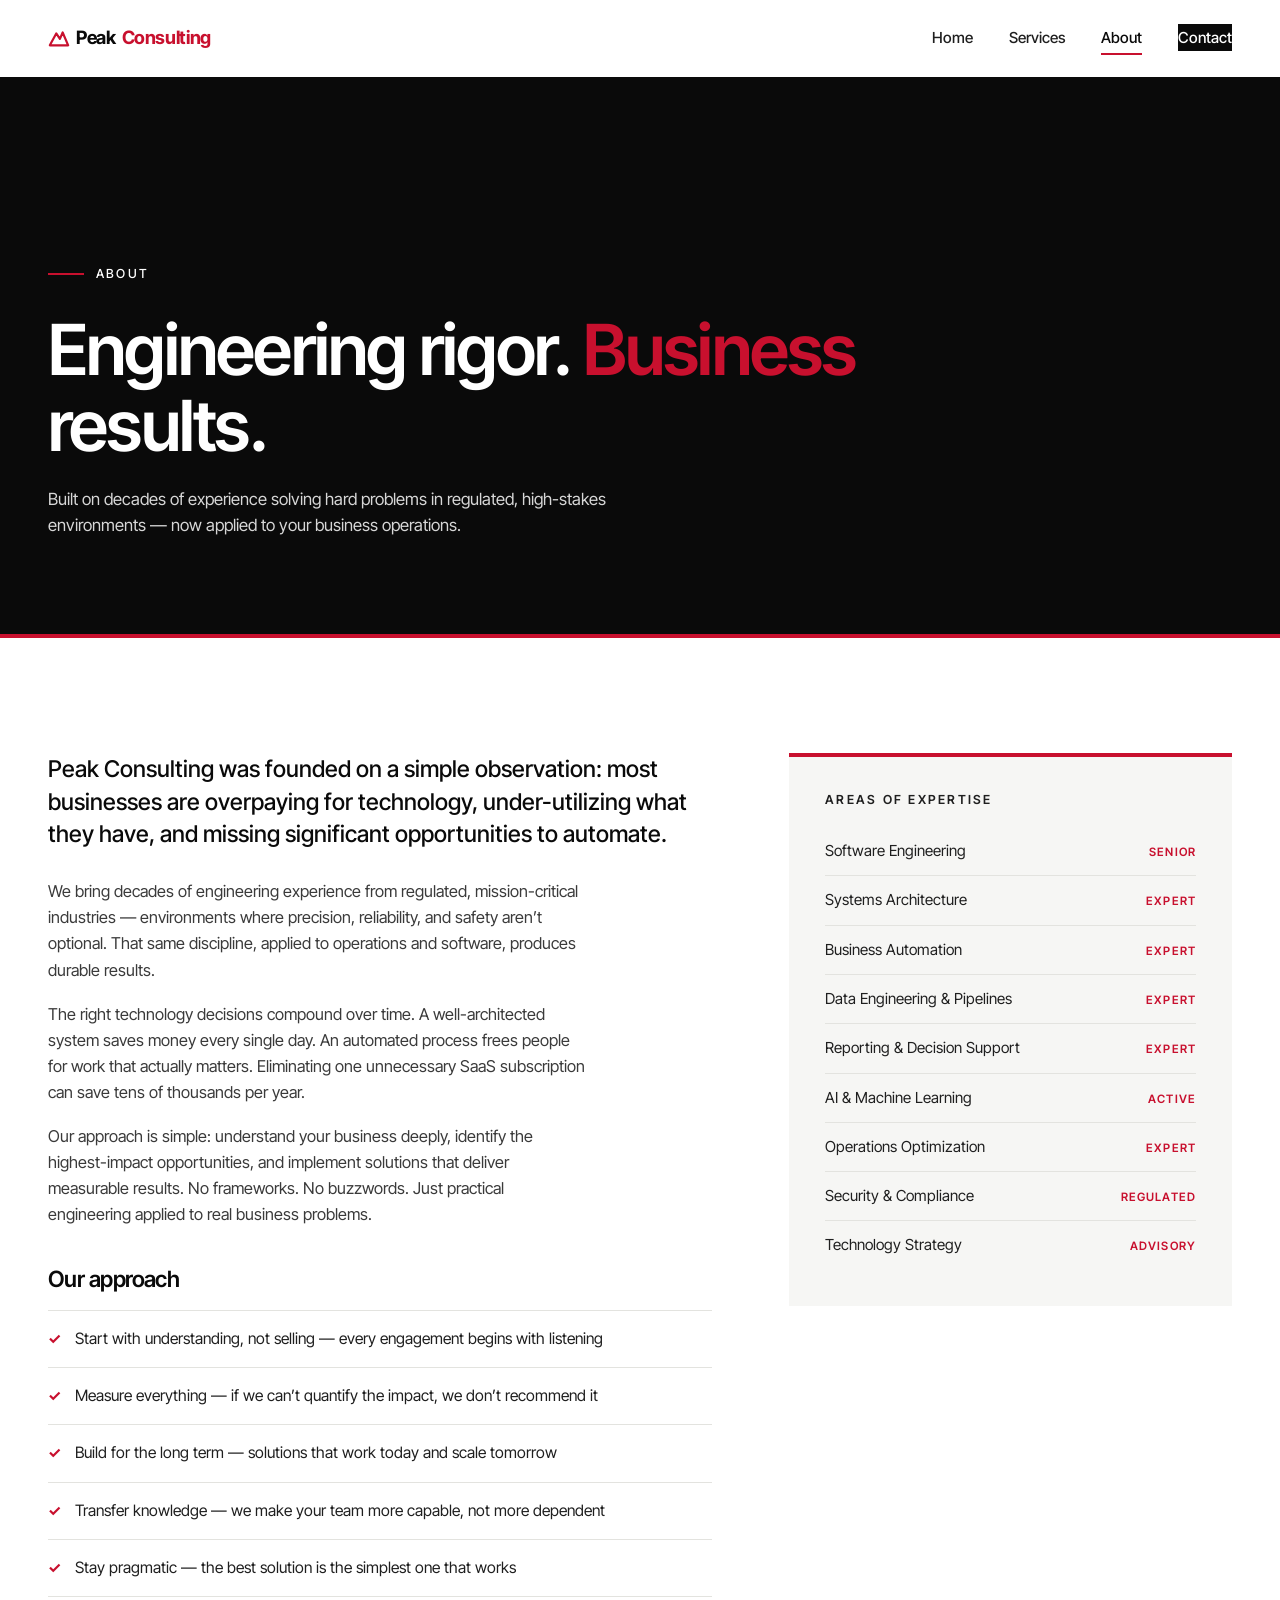
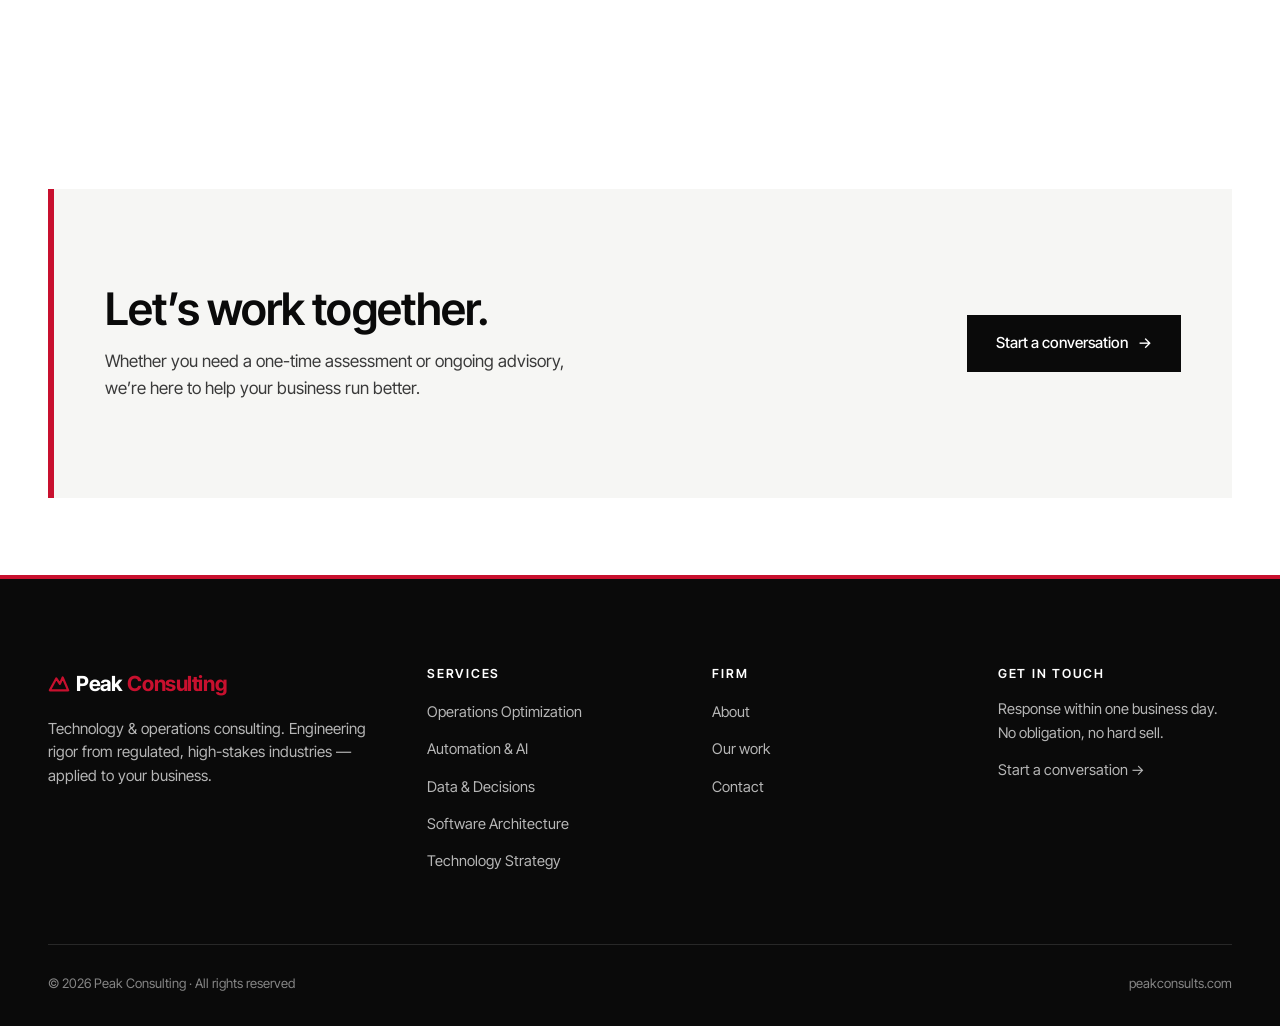
<file: about.html>
<!DOCTYPE html>
<html lang="en">
<head>
  <meta charset="UTF-8">
  <meta name="viewport" content="width=device-width, initial-scale=1.0">
  <title>About | Peak Consulting</title>
  <meta name="description" content="Decades of engineering experience in regulated, mission-critical industries — now helping businesses optimize operations through technology and automation.">
  <meta property="og:title" content="About | Peak Consulting">
  <meta property="og:description" content="Engineering rigor from regulated industries, applied to your business.">
  <meta property="og:type" content="website">
  <meta property="og:url" content="https://www.peakconsults.com/about.html">
  <link rel="canonical" href="https://www.peakconsults.com/about.html">
  <link rel="icon" href="favicon.svg" type="image/svg+xml">
  <link rel="apple-touch-icon" href="favicon.svg">
  <meta name="theme-color" content="#0a0a0a">
  <link rel="preconnect" href="https://fonts.googleapis.com">
  <link rel="preconnect" href="https://fonts.gstatic.com" crossorigin>
  <link href="https://fonts.googleapis.com/css2?family=Inter+Tight:wght@400;500;600;700&family=Inter:wght@400;500;600;700&display=swap" rel="stylesheet">
  <link rel="stylesheet" href="css/style.css">
</head>
<body>

  <a class="skip-link" href="#main">Skip to content</a>

  <header class="site-header">
    <nav class="nav-inner" aria-label="Primary">
      <a href="index.html" class="logo">
        <svg class="mark" viewBox="0 0 24 24" aria-hidden="true" xmlns="http://www.w3.org/2000/svg"><path d="M2 20 L9 7 L13 13 L16 6 L22 20 Z" fill="none" stroke="#c8102e" stroke-width="2.4" stroke-linejoin="round" stroke-linecap="round"/></svg>Peak<span>Consulting</span>
      </a>
      <ul class="nav-links" id="primary-nav">
        <li><a href="index.html">Home</a></li>
        <li><a href="services.html">Services</a></li>
        <li><a href="about.html" class="active">About</a></li>
        <li><a href="contact.html" class="nav-cta">Contact</a></li>
      </ul>
      <button class="menu-toggle" aria-label="Toggle navigation" aria-expanded="false" aria-controls="primary-nav">
        <span></span><span></span><span></span>
      </button>
    </nav>
  </header>

  <main id="main">

    <section class="page-hero">
      <div class="container">
        <p class="hero-eyebrow">About</p>
        <h1>Engineering rigor. <em>Business</em> results.</h1>
        <p class="lede">Built on decades of experience solving hard problems in regulated, high-stakes environments &mdash; now applied to your business operations.</p>
      </div>
    </section>

    <section class="section">
      <div class="container">
        <div class="about-grid">
          <div class="about-text">
            <p>Peak Consulting was founded on a simple observation: most businesses are overpaying for technology, under-utilizing what they have, and missing significant opportunities to automate.</p>

            <p>We bring decades of engineering experience from regulated, mission-critical industries &mdash; environments where precision, reliability, and safety aren&rsquo;t optional. That same discipline, applied to operations and software, produces durable results.</p>

            <p>The right technology decisions compound over time. A well-architected system saves money every single day. An automated process frees people for work that actually matters. Eliminating one unnecessary SaaS subscription can save tens of thousands per year.</p>

            <p>Our approach is simple: understand your business deeply, identify the highest-impact opportunities, and implement solutions that deliver measurable results. No frameworks. No buzzwords. Just practical engineering applied to real business problems.</p>

            <h3>Our approach</h3>
            <ul class="approach-list">
              <li><span class="check" aria-hidden="true">&#10003;</span> Start with understanding, not selling &mdash; every engagement begins with listening</li>
              <li><span class="check" aria-hidden="true">&#10003;</span> Measure everything &mdash; if we can&rsquo;t quantify the impact, we don&rsquo;t recommend it</li>
              <li><span class="check" aria-hidden="true">&#10003;</span> Build for the long term &mdash; solutions that work today and scale tomorrow</li>
              <li><span class="check" aria-hidden="true">&#10003;</span> Transfer knowledge &mdash; we make your team more capable, not more dependent</li>
              <li><span class="check" aria-hidden="true">&#10003;</span> Stay pragmatic &mdash; the best solution is the simplest one that works</li>
            </ul>
          </div>

          <aside class="about-sidebar">
            <h3>Areas of expertise</h3>
            <ul class="expertise-list">
              <li>Software Engineering <span class="expertise-tag">Senior</span></li>
              <li>Systems Architecture <span class="expertise-tag">Expert</span></li>
              <li>Business Automation <span class="expertise-tag">Expert</span></li>
              <li>Data Engineering &amp; Pipelines <span class="expertise-tag">Expert</span></li>
              <li>Reporting &amp; Decision Support <span class="expertise-tag">Expert</span></li>
              <li>AI &amp; Machine Learning <span class="expertise-tag">Active</span></li>
              <li>Operations Optimization <span class="expertise-tag">Expert</span></li>
              <li>Security &amp; Compliance <span class="expertise-tag">Regulated</span></li>
              <li>Technology Strategy <span class="expertise-tag">Advisory</span></li>
            </ul>
          </aside>
        </div>
      </div>
    </section>

    <section class="section-tight">
      <div class="container">
        <div class="cta-panel">
          <div>
            <h2>Let&rsquo;s work together.</h2>
            <p>Whether you need a one-time assessment or ongoing advisory, we&rsquo;re here to help your business run better.</p>
          </div>
          <div class="actions">
            <a href="contact.html" class="btn btn-dark">Start a conversation <span class="arrow" aria-hidden="true">&rarr;</span></a>
          </div>
        </div>
      </div>
    </section>

  </main>

  <footer class="site-footer">
    <div class="container">
      <div class="footer-top">
        <div class="footer-brand">
          <a href="index.html" class="logo">
            <svg class="mark" viewBox="0 0 24 24" aria-hidden="true" xmlns="http://www.w3.org/2000/svg"><path d="M2 20 L9 7 L13 13 L16 6 L22 20 Z" fill="none" stroke="#c8102e" stroke-width="2.4" stroke-linejoin="round" stroke-linecap="round"/></svg>Peak<span>Consulting</span>
          </a>
          <p>Technology &amp; operations consulting. Engineering rigor from regulated, high-stakes industries &mdash; applied to your business.</p>
        </div>
        <div class="footer-col">
          <h4>Services</h4>
          <ul>
            <li><a href="services.html#operations">Operations Optimization</a></li>
            <li><a href="services.html#automation">Automation &amp; AI</a></li>
            <li><a href="services.html#decide">Data &amp; Decisions</a></li>
            <li><a href="services.html#architecture">Software Architecture</a></li>
            <li><a href="services.html#strategy">Technology Strategy</a></li>
          </ul>
        </div>
        <div class="footer-col">
          <h4>Firm</h4>
          <ul>
            <li><a href="about.html">About</a></li>
            <li><a href="services.html">Our work</a></li>
            <li><a href="contact.html">Contact</a></li>
          </ul>
        </div>
        <div class="footer-col">
          <h4>Get in touch</h4>
          <p>Response within one business day. No obligation, no hard sell.</p>
          <p style="margin-top:14px;"><a href="contact.html">Start a conversation &rarr;</a></p>
        </div>
      </div>
      <div class="footer-bottom">
        <span>&copy; 2026 Peak Consulting &middot; All rights reserved</span>
        <span>peakconsults.com</span>
      </div>
    </div>
  </footer>

  <script src="js/main.js"></script>
</body>
</html>
</file>
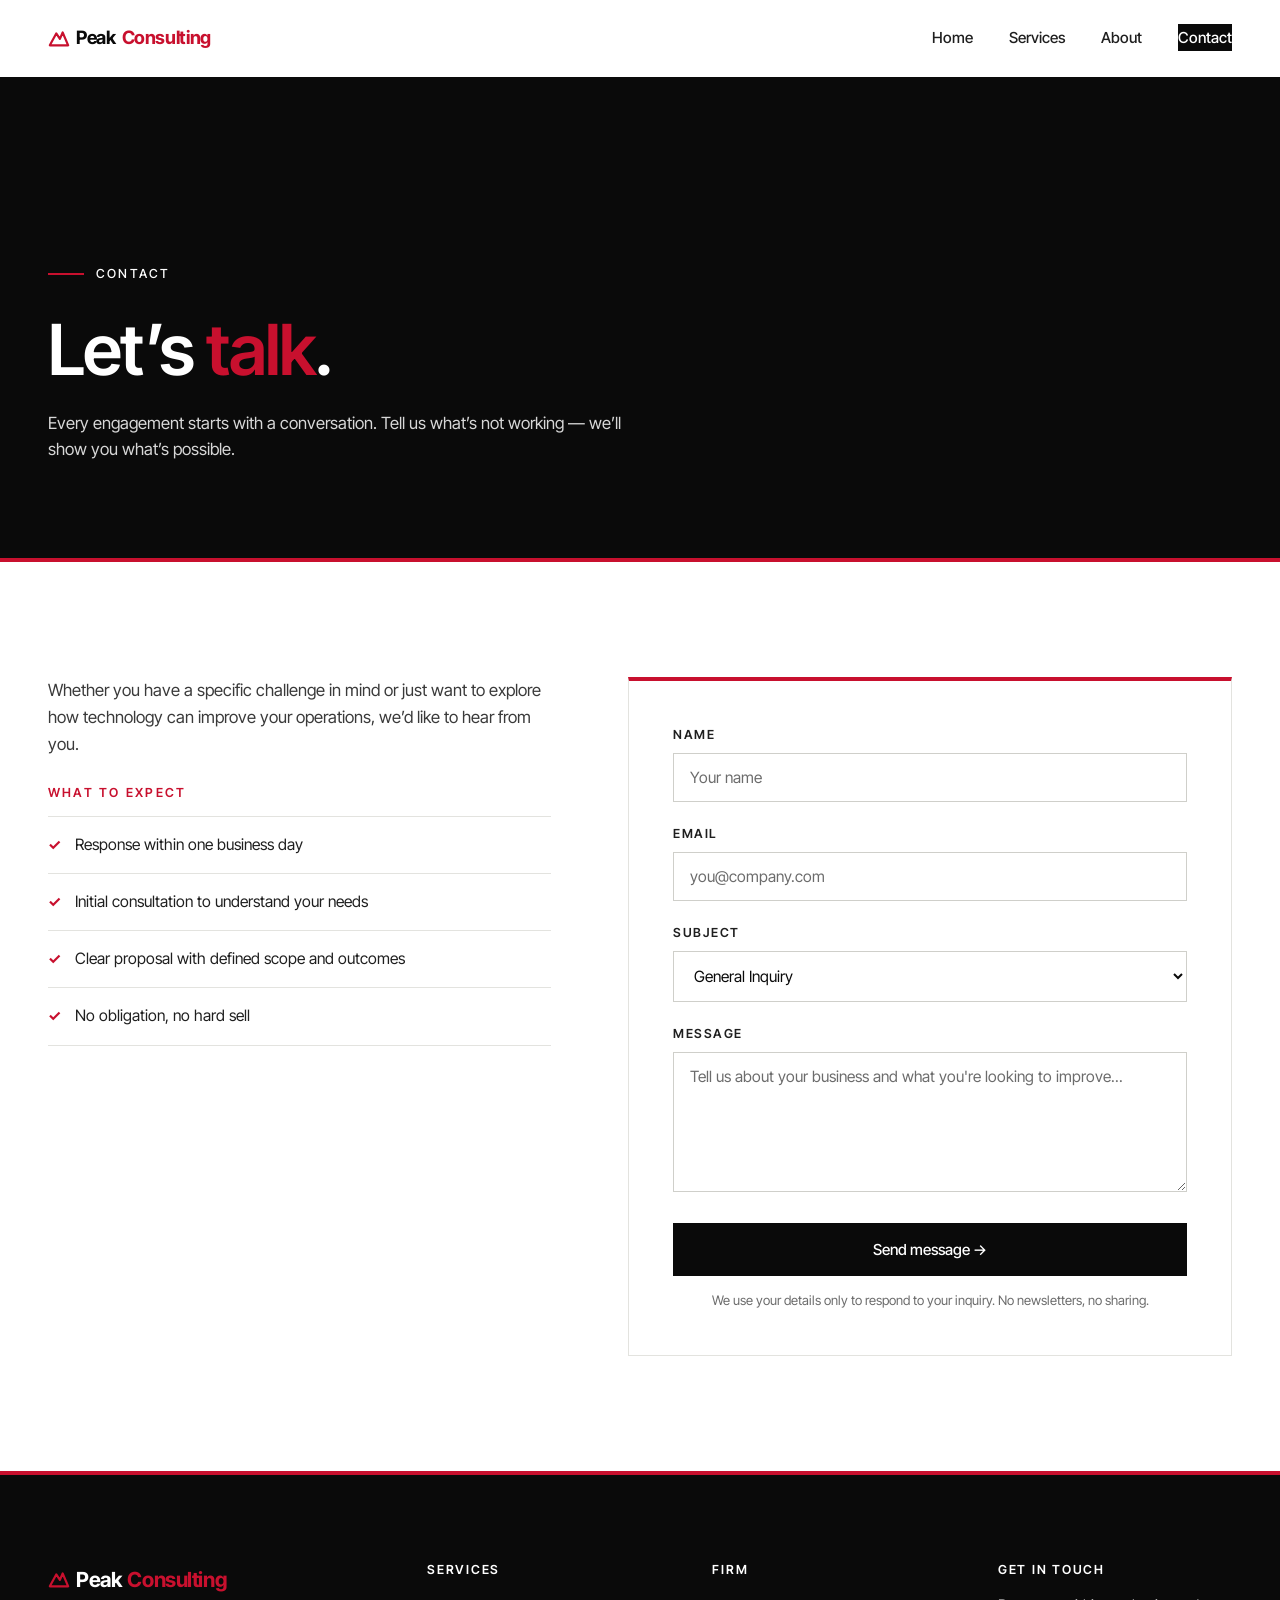
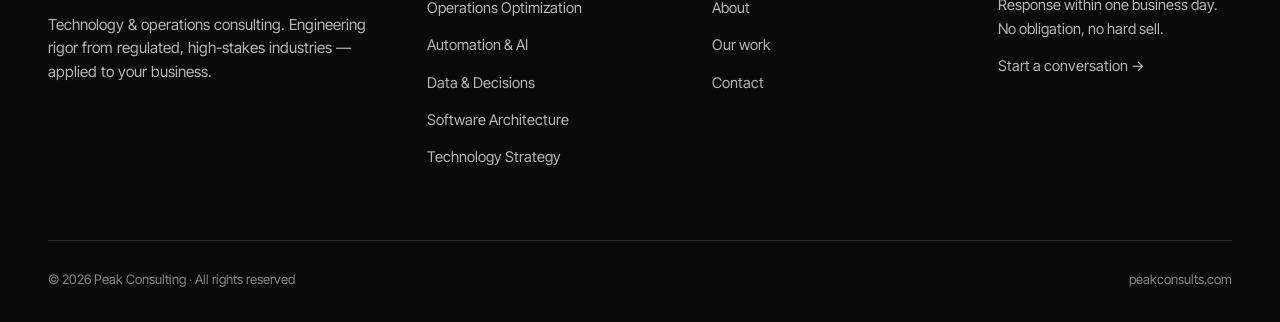
<file: contact.html>
<!DOCTYPE html>
<html lang="en">
<head>
  <meta charset="UTF-8">
  <meta name="viewport" content="width=device-width, initial-scale=1.0">
  <title>Contact | Peak Consulting</title>
  <meta name="description" content="Get in touch with Peak Consulting for technology and operations consulting. Let's discuss how we can help your business run better.">
  <meta property="og:title" content="Contact | Peak Consulting">
  <meta property="og:description" content="Start a conversation about optimizing your business.">
  <meta property="og:type" content="website">
  <meta property="og:url" content="https://www.peakconsults.com/contact.html">
  <link rel="canonical" href="https://www.peakconsults.com/contact.html">
  <link rel="icon" href="favicon.svg" type="image/svg+xml">
  <link rel="apple-touch-icon" href="favicon.svg">
  <meta name="theme-color" content="#0a0a0a">
  <link rel="preconnect" href="https://fonts.googleapis.com">
  <link rel="preconnect" href="https://fonts.gstatic.com" crossorigin>
  <link href="https://fonts.googleapis.com/css2?family=Inter+Tight:wght@400;500;600;700&family=Inter:wght@400;500;600;700&display=swap" rel="stylesheet">
  <link rel="stylesheet" href="css/style.css">
</head>
<body>

  <a class="skip-link" href="#main">Skip to content</a>

  <header class="site-header">
    <nav class="nav-inner" aria-label="Primary">
      <a href="index.html" class="logo">
        <svg class="mark" viewBox="0 0 24 24" aria-hidden="true" xmlns="http://www.w3.org/2000/svg"><path d="M2 20 L9 7 L13 13 L16 6 L22 20 Z" fill="none" stroke="#c8102e" stroke-width="2.4" stroke-linejoin="round" stroke-linecap="round"/></svg>Peak<span>Consulting</span>
      </a>
      <ul class="nav-links" id="primary-nav">
        <li><a href="index.html">Home</a></li>
        <li><a href="services.html">Services</a></li>
        <li><a href="about.html">About</a></li>
        <li><a href="contact.html" class="active nav-cta">Contact</a></li>
      </ul>
      <button class="menu-toggle" aria-label="Toggle navigation" aria-expanded="false" aria-controls="primary-nav">
        <span></span><span></span><span></span>
      </button>
    </nav>
  </header>

  <main id="main">

    <section class="page-hero">
      <div class="container">
        <p class="hero-eyebrow">Contact</p>
        <h1>Let&rsquo;s <em>talk</em>.</h1>
        <p class="lede">Every engagement starts with a conversation. Tell us what&rsquo;s not working &mdash; we&rsquo;ll show you what&rsquo;s possible.</p>
      </div>
    </section>

    <section class="section">
      <div class="container">
        <div class="contact-grid">
          <div class="contact-info">
            <p>Whether you have a specific challenge in mind or just want to explore how technology can improve your operations, we&rsquo;d like to hear from you.</p>

            <h3>What to expect</h3>
            <ul class="approach-list">
              <li><span class="check" aria-hidden="true">&#10003;</span> Response within one business day</li>
              <li><span class="check" aria-hidden="true">&#10003;</span> Initial consultation to understand your needs</li>
              <li><span class="check" aria-hidden="true">&#10003;</span> Clear proposal with defined scope and outcomes</li>
              <li><span class="check" aria-hidden="true">&#10003;</span> No obligation, no hard sell</li>
            </ul>
          </div>

          <form class="contact-form" id="contact-form" action="https://formspree.io/f/mqeyrveq" method="POST" novalidate>
            <div class="form-group">
              <label for="name">Name</label>
              <input type="text" id="name" name="name" required autocomplete="name" placeholder="Your name">
            </div>
            <div class="form-group">
              <label for="email">Email</label>
              <input type="email" id="email" name="email" required autocomplete="email" placeholder="you@company.com">
            </div>
            <div class="form-group">
              <label for="subject">Subject</label>
              <select id="subject" name="subject">
                <option value="General Inquiry">General Inquiry</option>
                <option value="Operations Optimization">Operations Optimization</option>
                <option value="Automation &amp; AI">Automation &amp; AI</option>
                <option value="Data &amp; Decisions">Data &amp; Decisions</option>
                <option value="Software Architecture">Software Architecture</option>
                <option value="Technology Strategy">Technology Strategy</option>
              </select>
            </div>
            <div class="form-group">
              <label for="message">Message</label>
              <textarea id="message" name="message" required placeholder="Tell us about your business and what you're looking to improve..."></textarea>
            </div>
            <div class="form-honeypot" aria-hidden="true">
              <label for="company-website">Leave this field blank</label>
              <input type="text" id="company-website" name="_gotcha" tabindex="-1" autocomplete="off">
            </div>
            <button type="submit" class="form-submit">Send message <span class="arrow" aria-hidden="true">&rarr;</span></button>
            <p class="form-privacy">We use your details only to respond to your inquiry. No newsletters, no sharing.</p>
          </form>
        </div>
      </div>
    </section>

  </main>

  <footer class="site-footer">
    <div class="container">
      <div class="footer-top">
        <div class="footer-brand">
          <a href="index.html" class="logo">
            <svg class="mark" viewBox="0 0 24 24" aria-hidden="true" xmlns="http://www.w3.org/2000/svg"><path d="M2 20 L9 7 L13 13 L16 6 L22 20 Z" fill="none" stroke="#c8102e" stroke-width="2.4" stroke-linejoin="round" stroke-linecap="round"/></svg>Peak<span>Consulting</span>
          </a>
          <p>Technology &amp; operations consulting. Engineering rigor from regulated, high-stakes industries &mdash; applied to your business.</p>
        </div>
        <div class="footer-col">
          <h4>Services</h4>
          <ul>
            <li><a href="services.html#operations">Operations Optimization</a></li>
            <li><a href="services.html#automation">Automation &amp; AI</a></li>
            <li><a href="services.html#decide">Data &amp; Decisions</a></li>
            <li><a href="services.html#architecture">Software Architecture</a></li>
            <li><a href="services.html#strategy">Technology Strategy</a></li>
          </ul>
        </div>
        <div class="footer-col">
          <h4>Firm</h4>
          <ul>
            <li><a href="about.html">About</a></li>
            <li><a href="services.html">Our work</a></li>
            <li><a href="contact.html">Contact</a></li>
          </ul>
        </div>
        <div class="footer-col">
          <h4>Get in touch</h4>
          <p>Response within one business day. No obligation, no hard sell.</p>
          <p style="margin-top:14px;"><a href="contact.html">Start a conversation &rarr;</a></p>
        </div>
      </div>
      <div class="footer-bottom">
        <span>&copy; 2026 Peak Consulting &middot; All rights reserved</span>
        <span>peakconsults.com</span>
      </div>
    </div>
  </footer>

  <script src="js/main.js"></script>
</body>
</html>
</file>
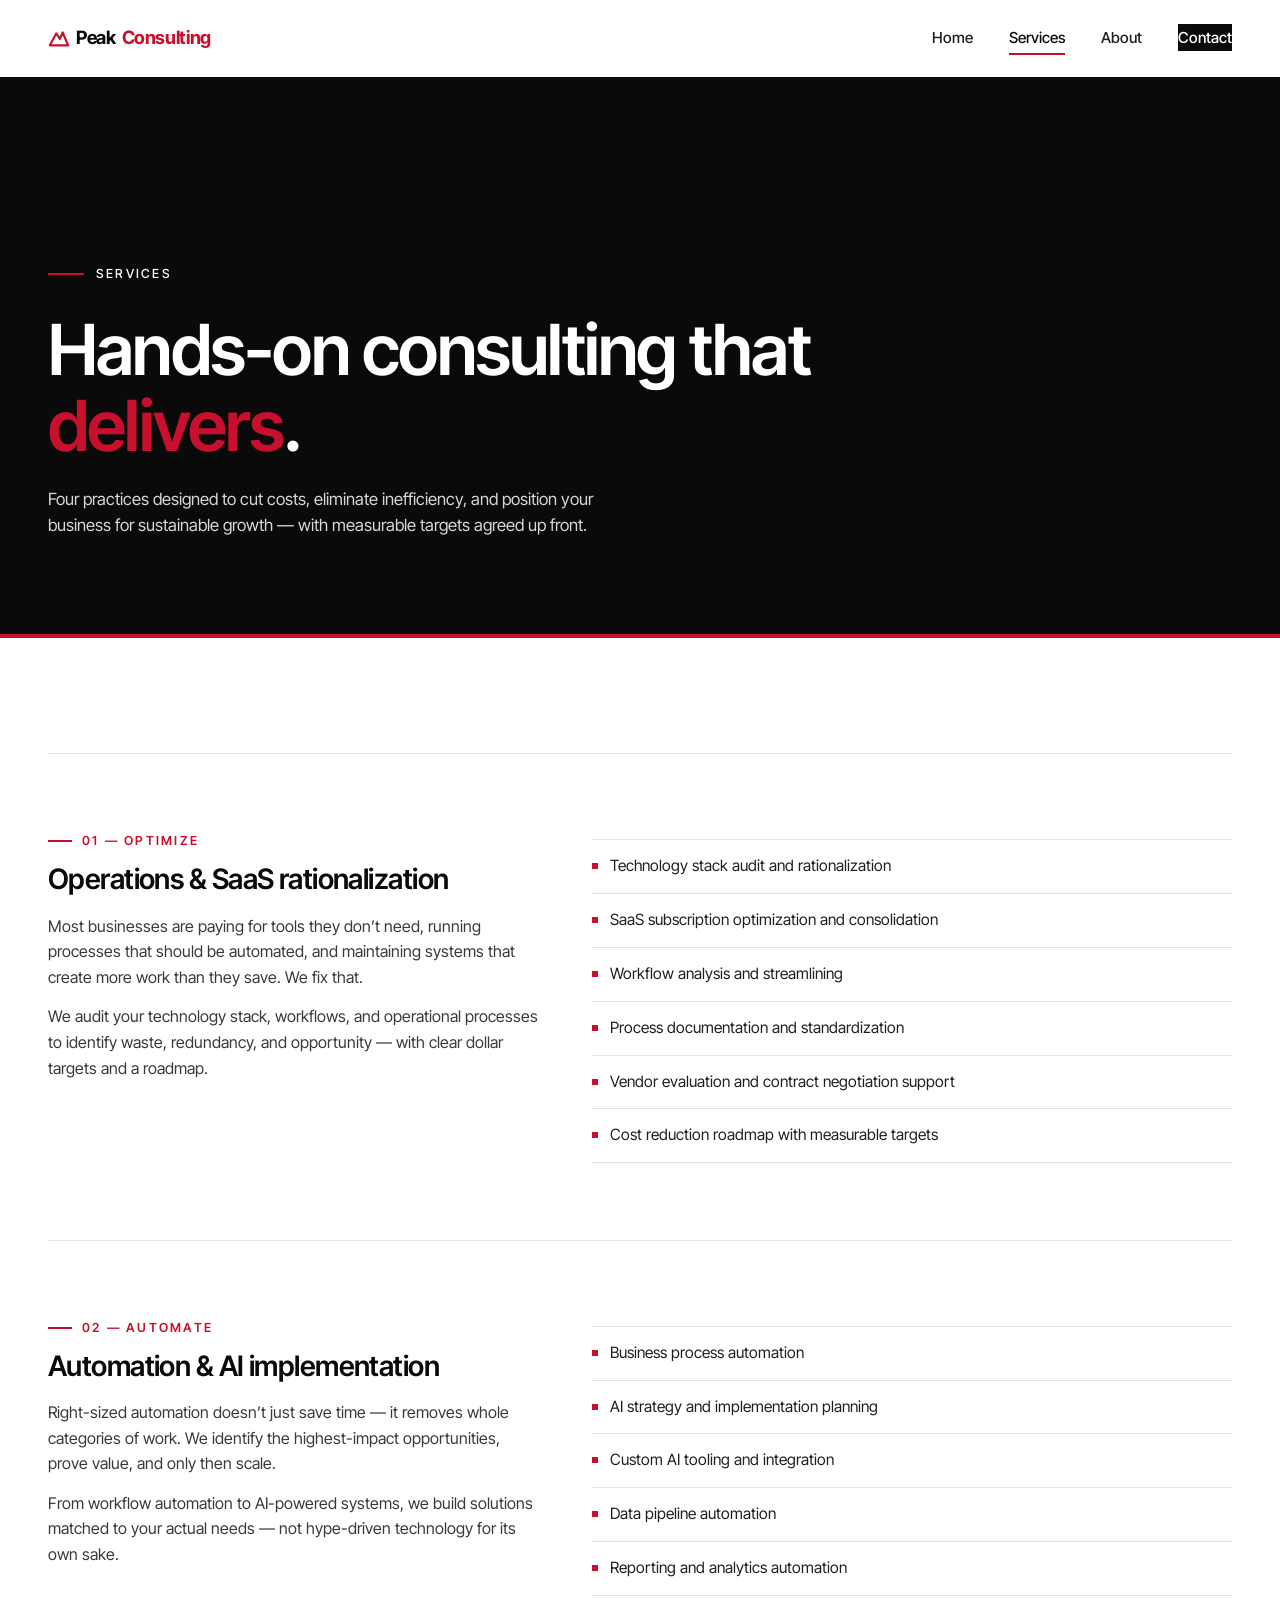
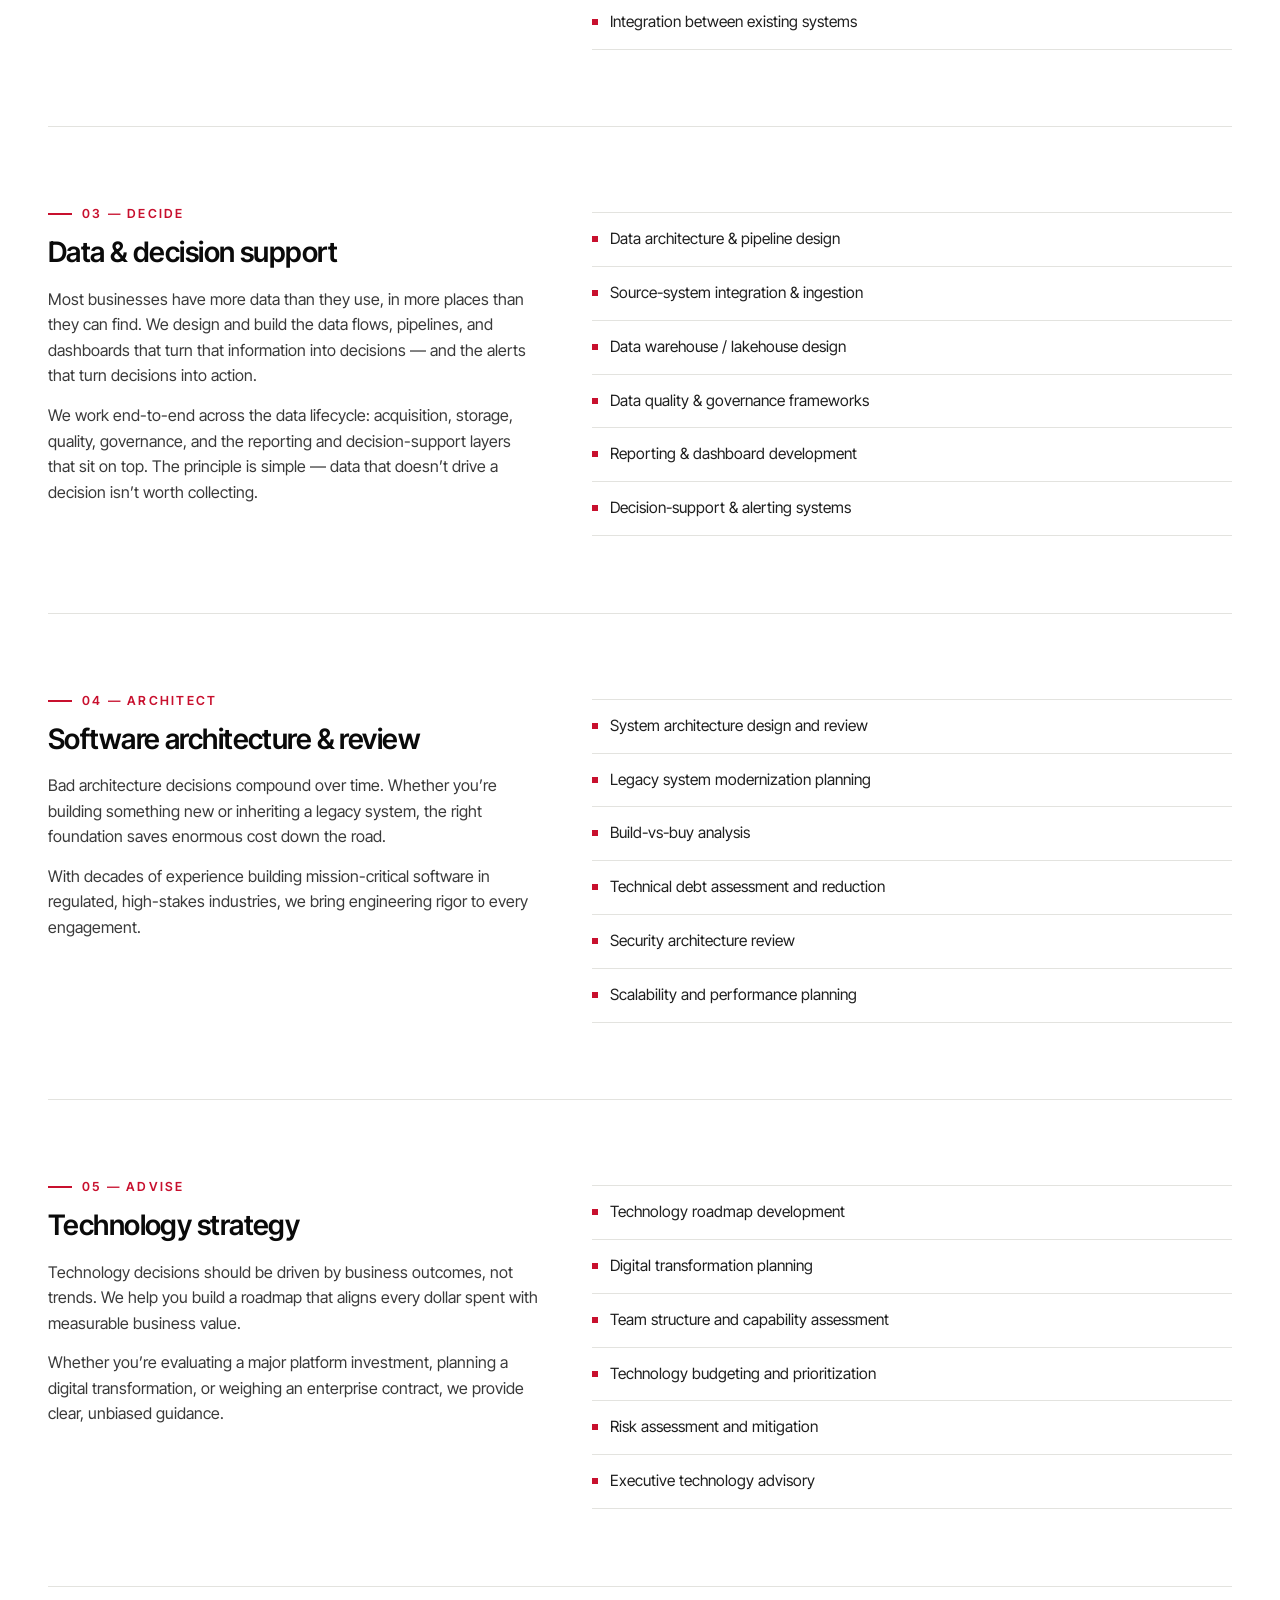
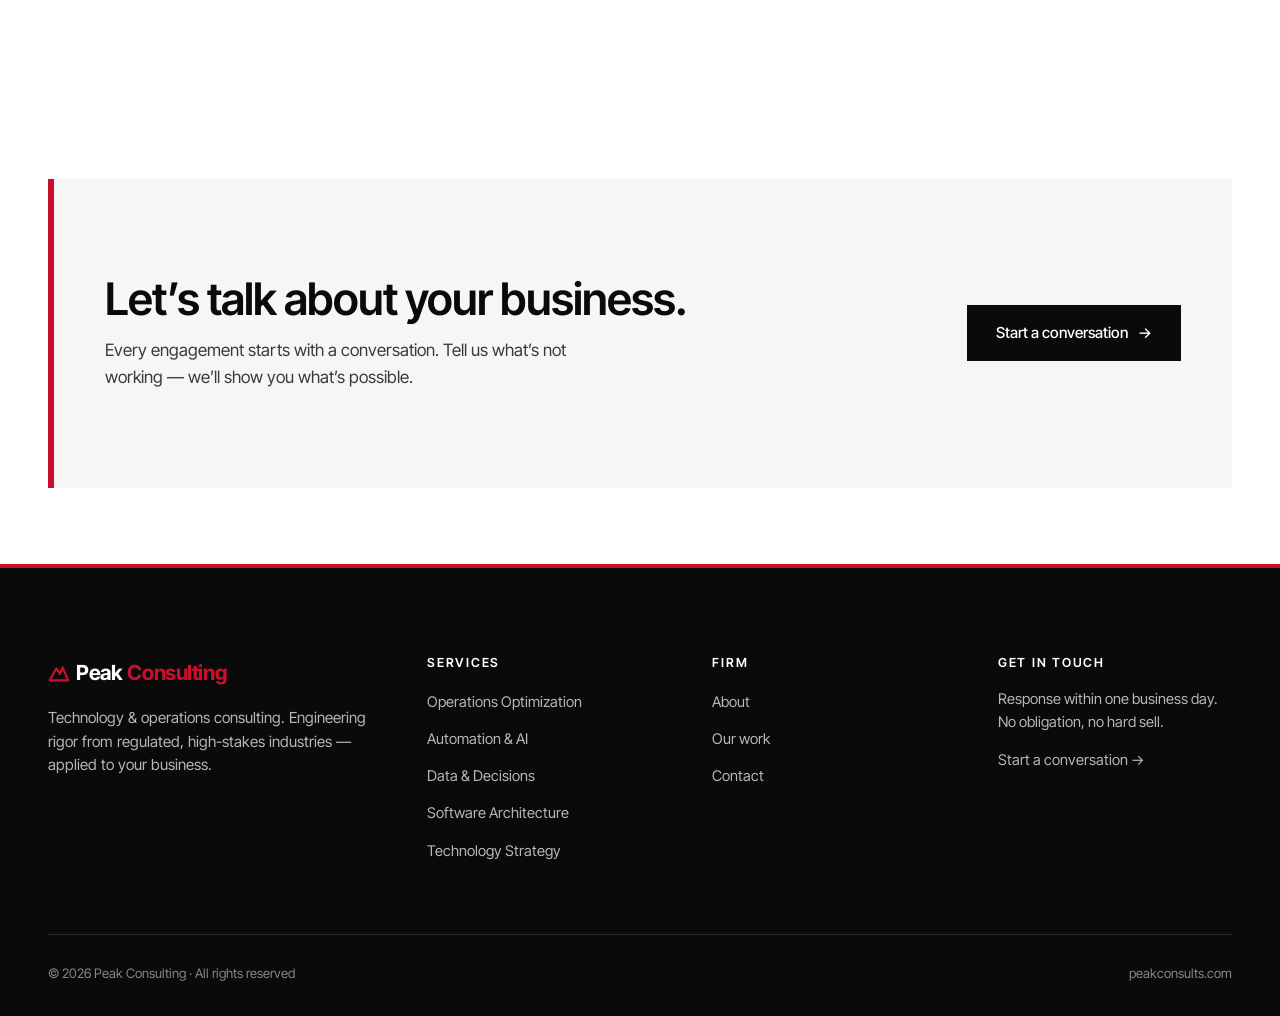
<file: services.html>
<!DOCTYPE html>
<html lang="en">
<head>
  <meta charset="UTF-8">
  <meta name="viewport" content="width=device-width, initial-scale=1.0">
  <title>Services | Peak Consulting</title>
  <meta name="description" content="Operations optimization, automation, AI implementation, and technology strategy consulting for small to mid-size businesses.">
  <meta property="og:title" content="Services | Peak Consulting">
  <meta property="og:description" content="Operations optimization, automation, AI implementation, and technology strategy.">
  <meta property="og:type" content="website">
  <meta property="og:url" content="https://www.peakconsults.com/services.html">
  <link rel="canonical" href="https://www.peakconsults.com/services.html">
  <link rel="icon" href="favicon.svg" type="image/svg+xml">
  <link rel="apple-touch-icon" href="favicon.svg">
  <meta name="theme-color" content="#0a0a0a">
  <link rel="preconnect" href="https://fonts.googleapis.com">
  <link rel="preconnect" href="https://fonts.gstatic.com" crossorigin>
  <link href="https://fonts.googleapis.com/css2?family=Inter+Tight:wght@400;500;600;700&family=Inter:wght@400;500;600;700&display=swap" rel="stylesheet">
  <link rel="stylesheet" href="css/style.css">
  <script type="application/ld+json">
  {
    "@context": "https://schema.org",
    "@type": "ItemList",
    "name": "Peak Consulting Services",
    "itemListElement": [
      { "@type": "Service", "position": 1, "name": "Operations Optimization", "description": "Technology stack audit, SaaS rationalization, workflow streamlining, cost reduction with measurable targets." },
      { "@type": "Service", "position": 2, "name": "Automation & AI Implementation", "description": "Business process automation, AI strategy and implementation, custom AI tooling, data and reporting automation." },
      { "@type": "Service", "position": 3, "name": "Data & Decision Support", "description": "Data acquisition, pipelines, warehousing, governance, dashboards, and decision-support and alerting systems." },
      { "@type": "Service", "position": 4, "name": "Software Architecture & Review", "description": "System architecture design, legacy modernization, build-vs-buy analysis, technical debt reduction, scalability planning." },
      { "@type": "Service", "position": 5, "name": "Technology Strategy", "description": "Roadmap development, digital transformation planning, team and capability assessment, executive technology advisory." }
    ]
  }
  </script>
</head>
<body>

  <a class="skip-link" href="#main">Skip to content</a>

  <header class="site-header">
    <nav class="nav-inner" aria-label="Primary">
      <a href="index.html" class="logo">
        <svg class="mark" viewBox="0 0 24 24" aria-hidden="true" xmlns="http://www.w3.org/2000/svg"><path d="M2 20 L9 7 L13 13 L16 6 L22 20 Z" fill="none" stroke="#c8102e" stroke-width="2.4" stroke-linejoin="round" stroke-linecap="round"/></svg>Peak<span>Consulting</span>
      </a>
      <ul class="nav-links" id="primary-nav">
        <li><a href="index.html">Home</a></li>
        <li><a href="services.html" class="active">Services</a></li>
        <li><a href="about.html">About</a></li>
        <li><a href="contact.html" class="nav-cta">Contact</a></li>
      </ul>
      <button class="menu-toggle" aria-label="Toggle navigation" aria-expanded="false" aria-controls="primary-nav">
        <span></span><span></span><span></span>
      </button>
    </nav>
  </header>

  <main id="main">

    <section class="page-hero">
      <div class="container">
        <p class="hero-eyebrow">Services</p>
        <h1>Hands-on consulting that <em>delivers</em>.</h1>
        <p class="lede">Four practices designed to cut costs, eliminate inefficiency, and position your business for sustainable growth &mdash; with measurable targets agreed up front.</p>
      </div>
    </section>

    <section class="section">
      <div class="container">

        <article class="service-detail" id="operations">
          <div>
            <p class="detail-num">01 &mdash; Optimize</p>
            <h3>Operations &amp; SaaS rationalization</h3>
            <p>Most businesses are paying for tools they don&rsquo;t need, running processes that should be automated, and maintaining systems that create more work than they save. We fix that.</p>
            <p>We audit your technology stack, workflows, and operational processes to identify waste, redundancy, and opportunity &mdash; with clear dollar targets and a roadmap.</p>
          </div>
          <ul>
            <li>Technology stack audit and rationalization</li>
            <li>SaaS subscription optimization and consolidation</li>
            <li>Workflow analysis and streamlining</li>
            <li>Process documentation and standardization</li>
            <li>Vendor evaluation and contract negotiation support</li>
            <li>Cost reduction roadmap with measurable targets</li>
          </ul>
        </article>

        <article class="service-detail" id="automation">
          <div>
            <p class="detail-num">02 &mdash; Automate</p>
            <h3>Automation &amp; AI implementation</h3>
            <p>Right-sized automation doesn&rsquo;t just save time &mdash; it removes whole categories of work. We identify the highest-impact opportunities, prove value, and only then scale.</p>
            <p>From workflow automation to AI-powered systems, we build solutions matched to your actual needs &mdash; not hype-driven technology for its own sake.</p>
          </div>
          <ul>
            <li>Business process automation</li>
            <li>AI strategy and implementation planning</li>
            <li>Custom AI tooling and integration</li>
            <li>Data pipeline automation</li>
            <li>Reporting and analytics automation</li>
            <li>Integration between existing systems</li>
          </ul>
        </article>

        <article class="service-detail" id="decide">
          <div>
            <p class="detail-num">03 &mdash; Decide</p>
            <h3>Data &amp; decision support</h3>
            <p>Most businesses have more data than they use, in more places than they can find. We design and build the data flows, pipelines, and dashboards that turn that information into decisions &mdash; and the alerts that turn decisions into action.</p>
            <p>We work end-to-end across the data lifecycle: acquisition, storage, quality, governance, and the reporting and decision-support layers that sit on top. The principle is simple &mdash; data that doesn&rsquo;t drive a decision isn&rsquo;t worth collecting.</p>
          </div>
          <ul>
            <li>Data architecture &amp; pipeline design</li>
            <li>Source-system integration &amp; ingestion</li>
            <li>Data warehouse / lakehouse design</li>
            <li>Data quality &amp; governance frameworks</li>
            <li>Reporting &amp; dashboard development</li>
            <li>Decision-support &amp; alerting systems</li>
          </ul>
        </article>

        <article class="service-detail" id="architecture">
          <div>
            <p class="detail-num">04 &mdash; Architect</p>
            <h3>Software architecture &amp; review</h3>
            <p>Bad architecture decisions compound over time. Whether you&rsquo;re building something new or inheriting a legacy system, the right foundation saves enormous cost down the road.</p>
            <p>With decades of experience building mission-critical software in regulated, high-stakes industries, we bring engineering rigor to every engagement.</p>
          </div>
          <ul>
            <li>System architecture design and review</li>
            <li>Legacy system modernization planning</li>
            <li>Build-vs-buy analysis</li>
            <li>Technical debt assessment and reduction</li>
            <li>Security architecture review</li>
            <li>Scalability and performance planning</li>
          </ul>
        </article>

        <article class="service-detail" id="strategy">
          <div>
            <p class="detail-num">05 &mdash; Advise</p>
            <h3>Technology strategy</h3>
            <p>Technology decisions should be driven by business outcomes, not trends. We help you build a roadmap that aligns every dollar spent with measurable business value.</p>
            <p>Whether you&rsquo;re evaluating a major platform investment, planning a digital transformation, or weighing an enterprise contract, we provide clear, unbiased guidance.</p>
          </div>
          <ul>
            <li>Technology roadmap development</li>
            <li>Digital transformation planning</li>
            <li>Team structure and capability assessment</li>
            <li>Technology budgeting and prioritization</li>
            <li>Risk assessment and mitigation</li>
            <li>Executive technology advisory</li>
          </ul>
        </article>

      </div>
    </section>

    <section class="section-tight">
      <div class="container">
        <div class="cta-panel">
          <div>
            <h2>Let&rsquo;s talk about your business.</h2>
            <p>Every engagement starts with a conversation. Tell us what&rsquo;s not working &mdash; we&rsquo;ll show you what&rsquo;s possible.</p>
          </div>
          <div class="actions">
            <a href="contact.html" class="btn btn-dark">Start a conversation <span class="arrow" aria-hidden="true">&rarr;</span></a>
          </div>
        </div>
      </div>
    </section>

  </main>

  <footer class="site-footer">
    <div class="container">
      <div class="footer-top">
        <div class="footer-brand">
          <a href="index.html" class="logo">
            <svg class="mark" viewBox="0 0 24 24" aria-hidden="true" xmlns="http://www.w3.org/2000/svg"><path d="M2 20 L9 7 L13 13 L16 6 L22 20 Z" fill="none" stroke="#c8102e" stroke-width="2.4" stroke-linejoin="round" stroke-linecap="round"/></svg>Peak<span>Consulting</span>
          </a>
          <p>Technology &amp; operations consulting. Engineering rigor from regulated, high-stakes industries &mdash; applied to your business.</p>
        </div>
        <div class="footer-col">
          <h4>Services</h4>
          <ul>
            <li><a href="services.html#operations">Operations Optimization</a></li>
            <li><a href="services.html#automation">Automation &amp; AI</a></li>
            <li><a href="services.html#decide">Data &amp; Decisions</a></li>
            <li><a href="services.html#architecture">Software Architecture</a></li>
            <li><a href="services.html#strategy">Technology Strategy</a></li>
          </ul>
        </div>
        <div class="footer-col">
          <h4>Firm</h4>
          <ul>
            <li><a href="about.html">About</a></li>
            <li><a href="services.html">Our work</a></li>
            <li><a href="contact.html">Contact</a></li>
          </ul>
        </div>
        <div class="footer-col">
          <h4>Get in touch</h4>
          <p>Response within one business day. No obligation, no hard sell.</p>
          <p style="margin-top:14px;"><a href="contact.html">Start a conversation &rarr;</a></p>
        </div>
      </div>
      <div class="footer-bottom">
        <span>&copy; 2026 Peak Consulting &middot; All rights reserved</span>
        <span>peakconsults.com</span>
      </div>
    </div>
  </footer>

  <script src="js/main.js"></script>
</body>
</html>
</file>
<file: css/style.css>
/* ==========================================================
   Peak Consulting — corporate professional services theme
   Inspired by top-tier consulting (Bain, McKinsey, BCG)
   ========================================================== */

*, *::before, *::after { box-sizing: border-box; margin: 0; padding: 0; }

:root {
  --white:        #ffffff;
  --off:          #f6f6f4;
  --off-2:        #ececea;
  --ink:          #0a0a0a;
  --ink-2:        #1f1f1f;
  --body:         #3a3a3a;
  --muted:        #6c6c6c;
  --rule:         #e3e3df;
  --rule-2:       #cfcfca;
  --dark:         #0a0a0a;
  --dark-2:       #161616;
  --accent:       #c8102e;
  --accent-h:     #a40c24;

  --sans: 'Inter Tight', 'Inter', -apple-system, BlinkMacSystemFont, 'Segoe UI', Roboto, 'Helvetica Neue', Arial, sans-serif;

  --max-w: 1280px;
  --pad-x: clamp(20px, 4vw, 48px);
  --t: 200ms ease;
}

html { scroll-behavior: smooth; }
@media (prefers-reduced-motion: reduce) {
  html { scroll-behavior: auto; }
  *, *::before, *::after {
    animation-duration: 0.01ms !important;
    animation-iteration-count: 1 !important;
    transition-duration: 0.01ms !important;
  }
}

body {
  font-family: var(--sans);
  background: var(--white);
  color: var(--body);
  font-size: 17px;
  line-height: 1.6;
  -webkit-font-smoothing: antialiased;
  -moz-osx-font-smoothing: grayscale;
  text-rendering: optimizeLegibility;
}

img, svg { max-width: 100%; display: block; }
::selection { background: var(--accent); color: var(--white); }

a {
  color: var(--ink);
  text-decoration: none;
  transition: color var(--t);
}
a:hover { color: var(--accent); }

h1, h2, h3, h4 {
  color: var(--ink);
  font-weight: 600;
  line-height: 1.08;
  letter-spacing: -0.025em;
  font-family: var(--sans);
}

h1 { font-size: clamp(2.4rem, 5.6vw, 4.4rem); font-weight: 600; }
h2 { font-size: clamp(1.9rem, 3.6vw, 2.8rem); }
h3 { font-size: clamp(1.15rem, 1.6vw, 1.35rem); }

p { color: var(--body); }

.container {
  max-width: var(--max-w);
  margin: 0 auto;
  padding: 0 var(--pad-x);
}

.section { padding: clamp(72px, 9vw, 120px) 0; }
.section-tight { padding: clamp(48px, 6vw, 80px) 0; }
.section-off { background: var(--off); }
.section-dark { background: var(--dark); color: var(--off); }
.section-dark h1, .section-dark h2, .section-dark h3 { color: var(--white); }
.section-dark p { color: rgba(255, 255, 255, 0.78); }

/* ===== Skip / a11y ===== */
.skip-link {
  position: absolute;
  left: 16px; top: -100px;
  z-index: 200;
  background: var(--ink);
  color: var(--white);
  padding: 10px 16px;
  font-size: 0.9rem;
  font-weight: 500;
  transition: top var(--t);
}
.skip-link:focus, .skip-link:focus-visible { top: 16px; color: var(--white); }

:focus-visible {
  outline: 2px solid var(--accent);
  outline-offset: 3px;
}

.visually-hidden {
  position: absolute !important;
  width: 1px; height: 1px;
  padding: 0; margin: -1px;
  overflow: hidden; clip: rect(0,0,0,0);
  white-space: nowrap; border: 0;
}

/* ===== Header / Nav ===== */
.site-header {
  position: sticky;
  top: 0;
  z-index: 100;
  background: rgba(255, 255, 255, 0.96);
  backdrop-filter: saturate(140%) blur(10px);
  -webkit-backdrop-filter: saturate(140%) blur(10px);
  border-bottom: 1px solid transparent;
  transition: border-color var(--t);
}
.site-header.is-scrolled { border-bottom-color: var(--rule); }

.nav-inner {
  max-width: var(--max-w);
  margin: 0 auto;
  padding: 0 var(--pad-x);
  display: flex;
  align-items: center;
  justify-content: space-between;
  height: 76px;
}

.logo {
  display: inline-flex;
  align-items: center;
  gap: 6px;
  font-size: 1.15rem;
  font-weight: 700;
  letter-spacing: -0.02em;
  color: var(--ink);
}
.logo:hover { color: var(--ink); }
.logo .mark {
  width: 22px; height: 22px;
  display: inline-block;
  flex-shrink: 0;
}
.logo span { color: var(--accent); }

.nav-links {
  display: flex;
  gap: 36px;
  list-style: none;
  align-items: center;
}
.nav-links a {
  font-size: 0.95rem;
  font-weight: 500;
  color: var(--ink-2);
  position: relative;
  padding: 4px 0;
}
.nav-links a::after {
  content: '';
  position: absolute;
  left: 0; right: 0; bottom: -4px;
  height: 2px;
  background: var(--accent);
  transform: scaleX(0);
  transform-origin: left;
  transition: transform var(--t);
}
.nav-links a:hover { color: var(--ink); }
.nav-links a:hover::after,
.nav-links a.active::after { transform: scaleX(1); }
.nav-links a.active { color: var(--ink); }

.nav-cta {
  background: var(--ink);
  color: var(--white) !important;
  padding: 10px 18px;
  font-weight: 500;
  transition: background var(--t);
}
.nav-cta:hover { background: var(--accent); }
.nav-cta::after { display: none; }

.menu-toggle {
  display: none;
  background: none;
  border: none;
  cursor: pointer;
  padding: 6px;
}
.menu-toggle span {
  display: block;
  width: 24px;
  height: 2px;
  background: var(--ink);
  margin: 5px 0;
  transition: var(--t);
}

/* ===== Hero ===== */
.hero {
  position: relative;
  min-height: clamp(540px, 78vh, 720px);
  background: var(--dark);
  color: var(--white);
  overflow: hidden;
  display: flex;
  align-items: flex-end;
  isolation: isolate;
}

.hero-media {
  position: absolute;
  inset: 0;
  z-index: -2;
}
.hero-media img {
  width: 100%; height: 100%;
  object-fit: cover;
  opacity: 0.55;
  filter: grayscale(15%) contrast(1.05);
}
.hero::before {
  content: '';
  position: absolute;
  inset: 0;
  z-index: -1;
  background:
    linear-gradient(180deg, rgba(10,10,10,0.4) 0%, rgba(10,10,10,0.85) 100%),
    linear-gradient(90deg, rgba(10,10,10,0.7) 0%, rgba(10,10,10,0.2) 60%, rgba(10,10,10,0.5) 100%);
}

.hero .container {
  width: 100%;
  padding-top: clamp(96px, 14vw, 160px);
  padding-bottom: clamp(56px, 8vw, 96px);
}

.hero-eyebrow {
  display: inline-flex;
  align-items: center;
  gap: 12px;
  font-size: 0.78rem;
  letter-spacing: 0.18em;
  text-transform: uppercase;
  color: var(--white);
  font-weight: 500;
  margin-bottom: 28px;
}
.hero-eyebrow::before {
  content: '';
  display: inline-block;
  width: 36px; height: 2px;
  background: var(--accent);
}

.hero h1 {
  color: var(--white);
  max-width: 22ch;
  margin-bottom: 24px;
  font-weight: 600;
}

.hero-sub {
  color: rgba(255, 255, 255, 0.86);
  max-width: 60ch;
  font-size: clamp(1.05rem, 1.4vw, 1.2rem);
  line-height: 1.55;
  margin-bottom: 36px;
}

.hero-actions {
  display: flex;
  gap: 16px;
  flex-wrap: wrap;
}

/* ===== Buttons ===== */
.btn {
  display: inline-flex;
  align-items: center;
  gap: 10px;
  padding: 15px 28px;
  font-size: 0.95rem;
  font-weight: 500;
  font-family: var(--sans);
  cursor: pointer;
  border: 1px solid transparent;
  border-radius: 0;
  transition: background var(--t), color var(--t), border-color var(--t);
  text-decoration: none;
}
.btn .arrow { transition: transform var(--t); }
.btn:hover .arrow { transform: translateX(4px); }

.btn-primary {
  background: var(--accent);
  color: var(--white);
  border-color: var(--accent);
}
.btn-primary:hover { background: var(--accent-h); border-color: var(--accent-h); color: var(--white); }

.btn-light {
  background: var(--white);
  color: var(--ink);
  border-color: var(--white);
}
.btn-light:hover { background: var(--accent); color: var(--white); border-color: var(--accent); }

.btn-ghost {
  background: transparent;
  color: var(--white);
  border-color: rgba(255,255,255,0.4);
}
.btn-ghost:hover { background: var(--white); color: var(--ink); border-color: var(--white); }

.btn-dark {
  background: var(--ink);
  color: var(--white);
  border-color: var(--ink);
}
.btn-dark:hover { background: var(--accent); border-color: var(--accent); color: var(--white); }

/* ===== Statement bar ===== */
.statement {
  background: var(--ink);
  color: var(--white);
  padding: clamp(40px, 5vw, 64px) 0;
  border-top: 4px solid var(--accent);
}
.statement .container {
  display: grid;
  grid-template-columns: 2fr 1fr;
  gap: clamp(24px, 4vw, 56px);
  align-items: center;
}
.statement h2 {
  color: var(--white);
  font-size: clamp(1.4rem, 2.4vw, 2rem);
  font-weight: 500;
  letter-spacing: -0.02em;
  line-height: 1.25;
  max-width: 32ch;
}
.statement .actions {
  justify-self: end;
}

/* ===== Section heads ===== */
.section-head {
  display: grid;
  grid-template-columns: 1fr 1fr;
  gap: clamp(24px, 4vw, 56px);
  margin-bottom: clamp(48px, 6vw, 72px);
  align-items: end;
}
.section-eyebrow {
  font-size: 0.78rem;
  letter-spacing: 0.18em;
  text-transform: uppercase;
  color: var(--accent);
  font-weight: 600;
  margin-bottom: 16px;
  display: flex;
  align-items: center;
  gap: 12px;
}
.section-eyebrow::before {
  content: '';
  display: inline-block;
  width: 28px; height: 2px;
  background: var(--accent);
}
.section-head h2 { max-width: 22ch; }
.section-head .lede {
  color: var(--body);
  font-size: clamp(1rem, 1.2vw, 1.1rem);
  max-width: 50ch;
  justify-self: start;
}
.section-dark .section-eyebrow { color: var(--accent); }
.section-dark .section-eyebrow::before { background: var(--accent); }
.section-dark .section-head .lede { color: rgba(255,255,255,0.78); }

/* ===== Service cards ===== */
.service-grid {
  display: grid;
  grid-template-columns: repeat(3, 1fr);
  gap: clamp(20px, 2.4vw, 32px);
}
.service-card {
  display: flex;
  flex-direction: column;
  background: var(--white);
  border: 1px solid var(--rule);
  text-decoration: none;
  color: inherit;
  transition: transform var(--t), box-shadow var(--t), border-color var(--t);
  position: relative;
  overflow: hidden;
}
.service-card:hover {
  transform: translateY(-3px);
  border-color: var(--ink);
  box-shadow: 0 24px 48px -24px rgba(0,0,0,0.18);
}
.service-card .card-accent {
  height: 6px;
  background: var(--ink);
  transition: background var(--t);
}
.service-card:hover .card-accent { background: var(--accent); }

.service-card .card-body {
  padding: clamp(28px, 3vw, 36px);
  display: flex;
  flex-direction: column;
  gap: 14px;
  flex: 1;
}
.service-card .card-num {
  font-size: 0.78rem;
  letter-spacing: 0.18em;
  text-transform: uppercase;
  color: var(--muted);
  font-weight: 500;
}
.service-card h3 {
  font-size: clamp(1.25rem, 1.8vw, 1.5rem);
  font-weight: 600;
  line-height: 1.2;
  letter-spacing: -0.02em;
  color: var(--ink);
}
.service-card p {
  color: var(--body);
  font-size: 0.97rem;
  line-height: 1.6;
}
.service-card .card-link {
  margin-top: auto;
  padding-top: 8px;
  font-size: 0.9rem;
  font-weight: 500;
  color: var(--ink);
  display: inline-flex;
  align-items: center;
  gap: 8px;
}
.service-card:hover .card-link { color: var(--accent); }
.service-card:hover .card-link .arrow { transform: translateX(4px); }
.card-link .arrow { transition: transform var(--t); }

/* ===== Process steps ===== */
.process {
  display: grid;
  grid-template-columns: repeat(4, 1fr);
  gap: clamp(20px, 2.4vw, 32px);
  list-style: none;
}
.process-step {
  border-top: 2px solid var(--white);
  padding-top: 22px;
  position: relative;
}
.section-dark .process-step { border-top-color: rgba(255,255,255,0.2); }
.process-step .num {
  font-size: 0.78rem;
  letter-spacing: 0.18em;
  text-transform: uppercase;
  color: var(--accent);
  font-weight: 600;
  display: block;
  margin-bottom: 14px;
}
.process-step h3 {
  font-size: 1.2rem;
  font-weight: 600;
  margin-bottom: 12px;
  color: var(--white);
  letter-spacing: -0.015em;
}
.process-step p {
  color: rgba(255,255,255,0.78);
  font-size: 0.95rem;
  line-height: 1.55;
}

/* ===== CTA panel ===== */
.cta-panel {
  background: var(--off);
  padding: clamp(56px, 8vw, 96px) clamp(24px, 4vw, 64px);
  display: grid;
  grid-template-columns: 1.4fr 1fr;
  gap: clamp(24px, 4vw, 64px);
  align-items: center;
  border-left: 6px solid var(--accent);
}
.cta-panel h2 {
  font-weight: 600;
  max-width: 22ch;
  letter-spacing: -0.02em;
}
.cta-panel p {
  color: var(--body);
  margin-top: 14px;
  max-width: 50ch;
}
.cta-panel .actions {
  justify-self: end;
}

/* ===== Page hero (interior) ===== */
.page-hero {
  background: var(--dark);
  color: var(--white);
  padding: clamp(120px, 14vw, 180px) 0 clamp(56px, 8vw, 96px);
  border-bottom: 4px solid var(--accent);
}
.page-hero .hero-eyebrow { color: var(--white); }
.page-hero h1 {
  color: var(--white);
  font-weight: 600;
  max-width: 22ch;
}
.page-hero h1 em { font-style: normal; color: var(--accent); }
.page-hero .lede {
  color: rgba(255,255,255,0.84);
  max-width: 60ch;
  font-size: clamp(1.05rem, 1.3vw, 1.18rem);
  margin-top: 22px;
  line-height: 1.55;
}

/* ===== Service detail (services page) ===== */
.service-detail {
  display: grid;
  grid-template-columns: 1fr 1.3fr;
  gap: clamp(28px, 4vw, 64px);
  padding: clamp(48px, 6vw, 80px) 0;
  border-bottom: 1px solid var(--rule);
  align-items: start;
}
.service-detail:first-of-type { border-top: 1px solid var(--rule); }

.service-detail .detail-num {
  font-size: 0.78rem;
  letter-spacing: 0.18em;
  text-transform: uppercase;
  color: var(--accent);
  font-weight: 600;
  margin-bottom: 12px;
  display: flex;
  align-items: center;
  gap: 10px;
}
.service-detail .detail-num::before {
  content: '';
  display: inline-block;
  width: 24px; height: 2px;
  background: var(--accent);
}

.service-detail h3 {
  font-size: clamp(1.5rem, 2.2vw, 1.9rem);
  font-weight: 600;
  letter-spacing: -0.02em;
  margin-bottom: 18px;
  line-height: 1.15;
}
.service-detail p {
  color: var(--body);
  margin-bottom: 14px;
  font-size: 1rem;
  max-width: 56ch;
}
.service-detail ul {
  list-style: none;
  margin-top: 8px;
  border-top: 1px solid var(--rule);
}
.service-detail ul li {
  font-size: 0.97rem;
  color: var(--ink-2);
  padding: 14px 0;
  border-bottom: 1px solid var(--rule);
  display: flex;
  align-items: flex-start;
  gap: 12px;
}
.service-detail ul li::before {
  content: '';
  display: inline-block;
  width: 6px; height: 6px;
  background: var(--accent);
  margin-top: 9px;
  flex-shrink: 0;
}

/* ===== About page ===== */
.about-grid {
  display: grid;
  grid-template-columns: 1.5fr 1fr;
  gap: clamp(40px, 6vw, 88px);
  align-items: start;
}
.about-text > p {
  color: var(--body);
  margin-bottom: 18px;
  font-size: 1.02rem;
  max-width: 60ch;
}
.about-text > p:first-child {
  font-size: clamp(1.2rem, 1.8vw, 1.45rem);
  line-height: 1.4;
  color: var(--ink);
  font-weight: 500;
  margin-bottom: 28px;
}
.about-text h3 {
  font-size: 1.4rem;
  font-weight: 600;
  margin-top: 40px;
  margin-bottom: 18px;
  color: var(--ink);
}
.approach-list {
  list-style: none;
  border-top: 1px solid var(--rule);
}
.approach-list li {
  display: grid;
  grid-template-columns: auto 1fr;
  gap: 14px;
  padding: 16px 0;
  border-bottom: 1px solid var(--rule);
  font-size: 0.98rem;
  color: var(--ink-2);
  line-height: 1.55;
}
.approach-list .check {
  color: var(--accent);
  font-weight: 700;
  font-size: 0.95rem;
}

.about-sidebar {
  background: var(--off);
  padding: clamp(28px, 3vw, 36px);
  border-top: 4px solid var(--accent);
}
.about-sidebar h3 {
  font-size: 0.78rem;
  letter-spacing: 0.18em;
  text-transform: uppercase;
  color: var(--ink-2);
  font-weight: 600;
  margin-bottom: 20px;
}
.expertise-list { list-style: none; }
.expertise-list li {
  font-size: 0.95rem;
  color: var(--ink-2);
  padding: 12px 0;
  border-bottom: 1px solid var(--rule);
  display: flex;
  justify-content: space-between;
  align-items: baseline;
  gap: 12px;
}
.expertise-list li:last-child { border-bottom: none; }
.expertise-tag {
  font-size: 0.72rem;
  letter-spacing: 0.1em;
  text-transform: uppercase;
  color: var(--accent);
  font-weight: 600;
}

/* ===== Contact ===== */
.contact-grid {
  display: grid;
  grid-template-columns: 1fr 1.2fr;
  gap: clamp(40px, 6vw, 88px);
  align-items: start;
}
.contact-info > p {
  color: var(--body);
  margin-bottom: 28px;
  font-size: 1.05rem;
  max-width: 50ch;
}
.contact-info h3 {
  font-size: 0.78rem;
  letter-spacing: 0.18em;
  text-transform: uppercase;
  color: var(--accent);
  font-weight: 600;
  margin-bottom: 16px;
}
.contact-info .approach-list { margin-top: 0; margin-bottom: 32px; }

.contact-form {
  background: var(--white);
  border: 1px solid var(--rule);
  border-top: 4px solid var(--accent);
  padding: clamp(28px, 4vw, 44px);
}
.form-group { margin-bottom: 22px; }
.form-group label {
  display: block;
  font-size: 0.78rem;
  text-transform: uppercase;
  letter-spacing: 0.12em;
  color: var(--ink-2);
  font-weight: 600;
  margin-bottom: 8px;
}
.form-group input,
.form-group textarea,
.form-group select {
  width: 100%;
  padding: 14px 16px;
  background: var(--white);
  border: 1px solid var(--rule-2);
  color: var(--ink);
  font-family: var(--sans);
  font-size: 0.97rem;
  border-radius: 0;
  transition: border-color var(--t), box-shadow var(--t);
}
.form-group input::placeholder,
.form-group textarea::placeholder { color: var(--muted); }
.form-group input:hover,
.form-group textarea:hover,
.form-group select:hover { border-color: var(--ink-2); }
.form-group input:focus,
.form-group textarea:focus,
.form-group select:focus {
  outline: none;
  border-color: var(--ink);
  box-shadow: 0 0 0 3px rgba(200,16,46,0.12);
}
.form-group textarea { resize: vertical; min-height: 140px; }

.form-honeypot {
  position: absolute !important;
  left: -10000px;
  width: 1px; height: 1px;
  overflow: hidden;
}

.form-submit {
  width: 100%;
  padding: 16px 28px;
  background: var(--ink);
  color: var(--white);
  border: 1px solid var(--ink);
  font-family: var(--sans);
  font-size: 0.95rem;
  font-weight: 500;
  cursor: pointer;
  transition: background var(--t), border-color var(--t);
}
.form-submit:hover { background: var(--accent); border-color: var(--accent); }

.form-privacy {
  margin-top: 14px;
  font-size: 0.82rem;
  color: var(--muted);
  text-align: center;
}
.form-success {
  font-size: 1.15rem;
  line-height: 1.5;
  color: var(--ink);
  text-align: center;
  padding: 40px 8px;
  font-weight: 500;
}

/* ===== Footer ===== */
.site-footer {
  background: var(--dark);
  color: rgba(255,255,255,0.7);
  padding: clamp(56px, 7vw, 88px) 0 32px;
  border-top: 4px solid var(--accent);
}
.footer-top {
  display: grid;
  grid-template-columns: 1.4fr 1fr 1fr 1fr;
  gap: clamp(28px, 4vw, 56px);
  padding-bottom: clamp(40px, 5vw, 60px);
  border-bottom: 1px solid rgba(255,255,255,0.12);
}
.footer-brand .logo { color: var(--white); font-size: 1.3rem; }
.footer-brand .logo:hover { color: var(--white); }
.footer-brand p {
  margin-top: 14px;
  color: rgba(255,255,255,0.7);
  font-size: 0.95rem;
  max-width: 38ch;
  line-height: 1.55;
}
.footer-col h4 {
  font-size: 0.78rem;
  text-transform: uppercase;
  letter-spacing: 0.14em;
  color: var(--white);
  font-weight: 600;
  margin-bottom: 18px;
}
.footer-col ul { list-style: none; }
.footer-col ul li { margin-bottom: 10px; }
.footer-col a {
  color: rgba(255,255,255,0.7);
  font-size: 0.92rem;
}
.footer-col a:hover { color: var(--accent); }
.footer-col p {
  color: rgba(255,255,255,0.7);
  font-size: 0.92rem;
  line-height: 1.6;
}
.footer-bottom {
  padding-top: 28px;
  display: flex;
  justify-content: space-between;
  flex-wrap: wrap;
  gap: 16px;
  font-size: 0.82rem;
  color: rgba(255,255,255,0.5);
}
.footer-bottom a { color: rgba(255,255,255,0.7); }
.footer-bottom a:hover { color: var(--accent); }

/* ===== Responsive ===== */
@media (max-width: 920px) {
  .menu-toggle { display: block; }
  .nav-links {
    position: fixed;
    inset: 76px 0 auto 0;
    background: var(--white);
    flex-direction: column;
    align-items: stretch;
    gap: 0;
    padding: 16px var(--pad-x) 24px;
    border-bottom: 1px solid var(--rule);
    transform: translateY(-110%);
    opacity: 0;
    pointer-events: none;
    transition: transform var(--t), opacity var(--t);
  }
  .nav-links.open { transform: translateY(0); opacity: 1; pointer-events: all; }
  .nav-links a { display: block; padding: 14px 0; border-bottom: 1px solid var(--rule); }
  .nav-links a::after { display: none; }
  .nav-cta { text-align: center; }

  .statement .container,
  .section-head,
  .cta-panel,
  .about-grid,
  .contact-grid,
  .service-detail,
  .footer-top { grid-template-columns: 1fr; gap: 24px; }
  .service-grid { grid-template-columns: repeat(2, 1fr); }

  .statement .actions,
  .cta-panel .actions { justify-self: start; }

  .process { grid-template-columns: 1fr 1fr; }
}

@media (max-width: 640px) {
  .service-grid { grid-template-columns: 1fr; }
}

@media (max-width: 540px) {
  .process { grid-template-columns: 1fr; }
  .footer-bottom { flex-direction: column; gap: 8px; }
}
</file>
